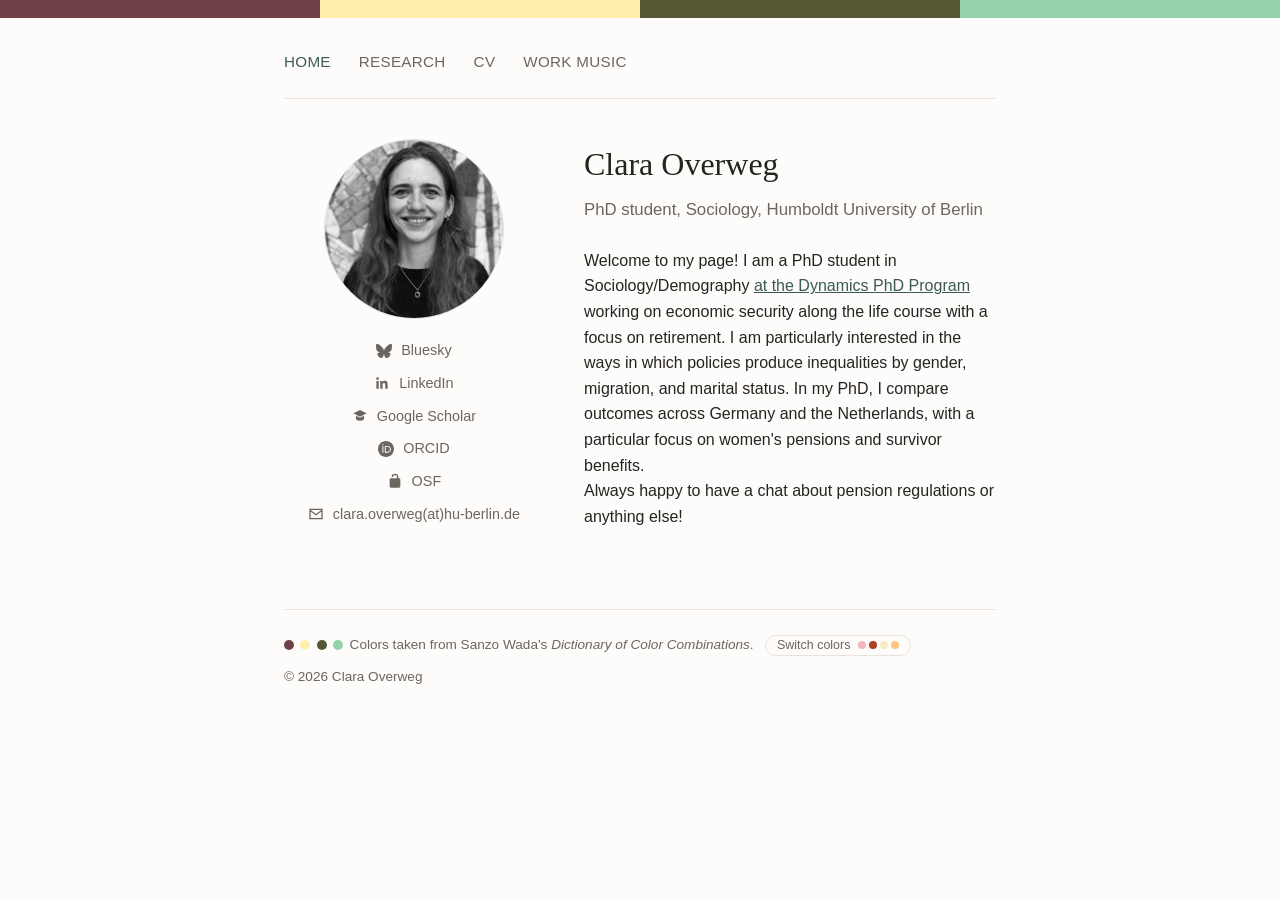
<file: index.html>
<!DOCTYPE html>
<html lang="en">
<head>
  <meta charset="UTF-8">
  <meta name="viewport" content="width=device-width, initial-scale=1.0">
  <title>Clara Overweg — Sociology PhD Student, Humboldt University of Berlin</title>
  <meta name="description" content="Clara Overweg is a PhD student in Sociology at Humboldt University of Berlin researching economic security over the life course, pension systems, and inequality by gender, migration, and marital status in Germany and the Netherlands. Clara Overweg ist Doktorandin der Soziologie an der Humboldt-Universität zu Berlin und forscht zu ökonomischer Sicherheit im Lebensverlauf, Alterssicherung und Ungleichheit nach Geschlecht, Migration und Familienstand in Deutschland und den Niederlanden.">
  <meta name="keywords" content="Sociology PhD Student, Pension systems, Retirement, Economic inequality, Alterssicherung, Rentensystem, Ungleichheit, Gender Pension Gap, Life course sociology, Social policy">
  <link rel="canonical" href="https://claraoverweg.github.io/">

  <meta property="og:title" content="Clara Overweg — Sociology PhD Student, Humboldt University of Berlin">
  <meta property="og:description" content="Research on retirement, pension systems, and inequality across Germany and the Netherlands.">
  <meta property="og:image" content="https://claraoverweg.github.io/assets/profile.jpg">
  <meta property="og:url" content="https://claraoverweg.github.io/">
  <meta property="og:type" content="profile">
  <meta property="og:locale" content="en_US">
  <meta property="og:locale:alternate" content="de_DE">
  <meta name="twitter:card" content="summary_large_image">

  <script type="application/ld+json">
  {
    "@context": "https://schema.org",
    "@type": "Person",
    "name": "Clara Overweg",
    "jobTitle": "PhD Student in Sociology",
    "affiliation": {
      "@type": "Organization",
      "name": "Humboldt University of Berlin"
    },
    "url": "https://claraoverweg.github.io/",
    "image": "https://claraoverweg.github.io/assets/profile.jpg",
    "sameAs": [
      "https://scholar.google.com/citations?user=FIMgnwIAAAAJ",
      "https://www.linkedin.com/in/clara-overweg-03782039a/",
      "https://bsky.app/profile/claraoverweg.bsky.social",
      "https://osf.io/wm4u8/",
      "https://orcid.org/0009-0005-8015-3895"
    ],
    "knowsAbout": ["Pension systems", "Retirement", "Alterssicherung", "Economic inequality", "Life course sociology", "Social policy", "Gender Pension Gap"]
  }
  </script>

  <link rel="stylesheet" href="style.css">
  <script src="script.js"></script>
</head>
<body>
  <div class="color-stripe"><span></span><span></span><span></span><span></span></div>
  <div class="page">
    <nav>
      <a href="index.html" class="active">Home</a>
      <a href="research.html">Research</a>
      <a href="cv.html">CV</a>
      <a href="music.html">Work Music</a>
    </nav>

    <div class="profile">
      <div class="profile-left">
        <img src="assets/profile.jpg" alt="Photo of Clara Overweg" class="profile-photo">
        <div class="social-links">
          <a href="https://bsky.app/profile/claraoverweg.bsky.social" target="_blank" rel="noopener">
            <svg width="16" height="16" viewBox="0 0 24 24" aria-hidden="true"><path d="M12 10.8c-1.087-2.114-4.046-6.053-6.798-7.995C2.566.944 1.561 1.266.902 1.565.139 1.908 0 3.08 0 3.768c0 .69.378 5.65.624 6.479.815 2.736 3.713 3.66 6.383 3.364.136-.02.275-.039.415-.056-.138.022-.276.04-.415.056-3.912.58-7.387 2.005-2.83 7.078 5.013 5.19 6.87-1.113 7.823-4.308.953 3.195 2.05 9.271 7.733 4.308 4.267-4.308 1.172-6.498-2.74-7.078a8.741 8.741 0 0 1-.415-.056c.14.017.279.036.415.056 2.67.296 5.568-.628 6.383-3.364.246-.828.624-5.79.624-6.478 0-.69-.139-1.861-.902-2.203-.659-.298-1.664-.62-4.3 1.24C16.046 4.748 13.087 8.687 12 10.8Z"/></svg>
            <span>Bluesky</span>
          </a>
          <a href="https://www.linkedin.com/in/clara-overweg-03782039a/" target="_blank" rel="noopener">
            <svg width="16" height="16" viewBox="0 0 24 24" aria-hidden="true"><path d="M20.45 20.45h-3.55v-5.57c0-1.33-.02-3.04-1.85-3.04-1.86 0-2.14 1.45-2.14 2.94v5.67H9.36V9h3.41v1.56h.05c.47-.9 1.63-1.85 3.36-1.85 3.59 0 4.25 2.36 4.25 5.44zM5.34 7.43a2.06 2.06 0 1 1 0-4.12 2.06 2.06 0 0 1 0 4.12zM7.12 20.45H3.56V9h3.56z"/></svg>
            <span>LinkedIn</span>
          </a>
          <a href="https://scholar.google.com/citations?user=FIMgnwIAAAAJ&hl=de&oi=ao" target="_blank" rel="noopener">
            <svg width="16" height="16" viewBox="0 0 24 24" aria-hidden="true">
              <path d="M12 3 2 8l10 5 10-5-10-5z"/>
              <path d="M6 11.5V16c0 1.66 2.69 3 6 3s6-1.34 6-3v-4.5l-6 3-6-3z"/>
            </svg>
            <span>Google Scholar</span>
          </a>
          <a href="https://orcid.org/0009-0005-8015-3895" target="_blank" rel="noopener">
            <svg width="16" height="16" viewBox="0 0 24 24" aria-hidden="true"><path d="M12 0C5.372 0 0 5.372 0 12s5.372 12 12 12 12-5.372 12-12S18.628 0 12 0zM7.369 4.378c.525 0 .947.431.947.947 0 .525-.422.947-.947.947-.525 0-.946-.422-.946-.947 0-.516.421-.947.946-.947zm-.722 3.038h1.444v10.041H6.647V7.416zm3.562 0h3.9c3.712 0 5.344 2.653 5.344 5.025 0 2.578-2.016 5.025-5.325 5.025h-3.919V7.416zm1.444 1.303v7.444h2.297c3.272 0 4.022-2.484 4.022-3.722 0-2.016-1.284-3.722-4.097-3.722h-2.222z"/></svg>
            <span>ORCID</span>
          </a>
          <a href="https://osf.io/wm4u8/" target="_blank" rel="noopener">
            <svg width="16" height="16" viewBox="0 0 24 24" aria-hidden="true"><path d="M12 17a2 2 0 1 0 0-4 2 2 0 0 0 0 4zm6-9h-1V6a5 5 0 0 0-10 0h2a3 3 0 0 1 6 0v2H6a2 2 0 0 0-2 2v10a2 2 0 0 0 2 2h12a2 2 0 0 0 2-2V10a2 2 0 0 0-2-2z"/></svg>
            <span>OSF</span>
          </a>
          <span class="social-item">
            <svg width="16" height="16" viewBox="0 0 24 24" aria-hidden="true"><path d="M2 4h20v16H2V4zm2 2v.01L12 12l8-5.99V6H4zm16 2.24-7.4 5.55a1 1 0 0 1-1.2 0L4 8.24V18h16V8.24z"/></svg>
            <span>clara.overweg(at)hu-berlin.de</span>
          </span>
        </div>
      </div>

      <div class="profile-right">
        <h1>Clara Overweg</h1>
        <p class="tagline">PhD student, Sociology, Humboldt University of Berlin</p>
        <p>Welcome to my page! I am a PhD student in Sociology/Demography <a href="https://www.sowi.hu-berlin.de/en/dynamics" style="text-decoration: underline;">at the Dynamics PhD Program</a> working on economic security along the life course with a focus on retirement. I am particularly interested in the ways in which policies produce inequalities by gender, migration, and marital status. In my PhD, I compare outcomes across Germany and the Netherlands, with a particular focus on women's pensions and survivor benefits.<br>Always happy to have a chat about pension regulations or anything else!</p>
      </div>
    </div>

    <footer>
      <div class="palette-credit">
        <span class="swatch"></span>
        <span class="swatch"></span>
        <span class="swatch"></span>
        <span class="swatch"></span>
        <span id="palette-caption">Colors taken from Sanzo Wada's <em>Dictionary of Color Combinations</em>.</span>
        <button type="button" id="switch-color-btn" class="color-switch-btn">
          Switch colors
          <span class="btn-preview">
            <span class="btn-preview-dot"></span>
            <span class="btn-preview-dot"></span>
            <span class="btn-preview-dot"></span>
            <span class="btn-preview-dot"></span>
          </span>
        </button>
      </div>
      &copy; 2026 Clara Overweg
    </footer>
  </div>
</body>
</html>
</file>
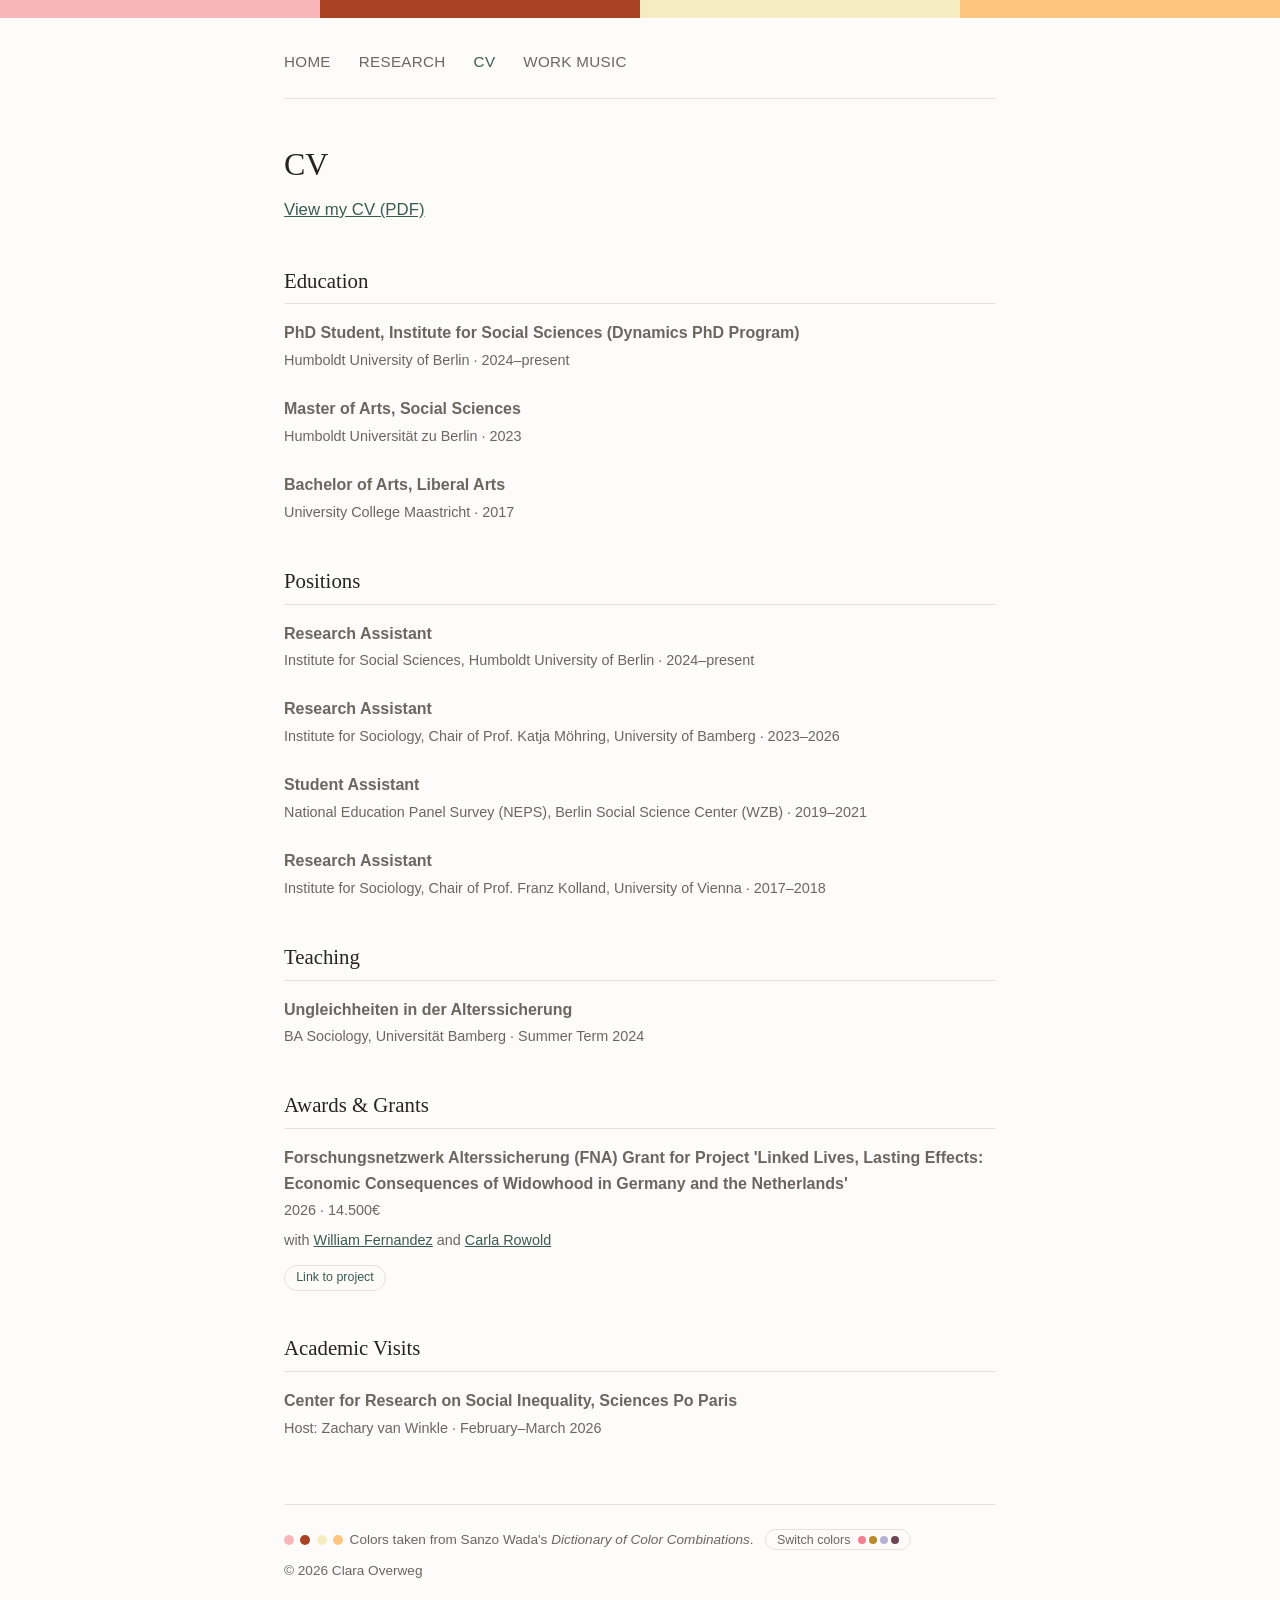
<file: cv.html>
<!DOCTYPE html>
<html lang="en">
<head>
  <meta charset="UTF-8">
  <meta name="viewport" content="width=device-width, initial-scale=1.0">
  <title>CV — Clara Overweg</title>
  <meta name="description" content="CV of Clara Overweg, PhD student in Sociology at Humboldt University of Berlin: education, academic positions, teaching, publications, and grants. Lebenslauf von Clara Overweg.">
  <link rel="canonical" href="https://claraoverweg.github.io/cv.html">

  <meta property="og:title" content="CV — Clara Overweg">
  <meta property="og:description" content="Education, academic positions, teaching, publications, and grants.">
  <meta property="og:image" content="https://claraoverweg.github.io/assets/profile.jpg">
  <meta property="og:url" content="https://claraoverweg.github.io/cv.html">
  <meta property="og:type" content="website">
  <meta name="twitter:card" content="summary_large_image">

  <link rel="stylesheet" href="style.css">
  <script src="script.js"></script>
</head>
<body>
  <div class="color-stripe"><span></span><span></span><span></span><span></span></div>
  <div class="page">
    <nav>
      <a href="index.html">Home</a>
      <a href="research.html">Research</a>
      <a href="cv.html" class="active">CV</a>
      <a href="music.html">Work Music</a>
    </nav>

    <h1>CV</h1>
<p class="tagline">
  <a href="cv_overweg_clara.pdf" target="_blank" rel="noopener">View my CV (PDF)</a>
</p>

    <section>
      <h2>Education</h2>
      <div class="entry">
        <p class="entry-title">PhD Student, Institute for Social Sciences (Dynamics PhD Program)</p>
        <p class="entry-meta">Humboldt University of Berlin · 2024–present</p>
      </div>
      <div class="entry">
        <p class="entry-title">Master of Arts, Social Sciences</p>
        <p class="entry-meta">Humboldt Universität zu Berlin · 2023</p>
      </div>
      <div class="entry">
        <p class="entry-title">Bachelor of Arts, Liberal Arts</p>
        <p class="entry-meta">University College Maastricht · 2017</p>
      </div>
    </section>

    <section>
      <h2>Positions</h2>
      <div class="entry">
        <p class="entry-title">Research Assistant</p>
        <p class="entry-meta">Institute for Social Sciences, Humboldt University of Berlin · 2024–present</p>      </div>
      <div class="entry">
        <p class="entry-title">Research Assistant</p>
        <p class="entry-meta">Institute for Sociology, Chair of Prof. Katja Möhring, University of Bamberg · 2023–2026</p>      </div>
      <div class="entry">
        <p class="entry-title">Student Assistant</p>
        <p class="entry-meta">National Education Panel Survey (NEPS), Berlin Social Science Center (WZB) · 2019–2021</p>
      </div>
      <div class="entry">
        <p class="entry-title">Research Assistant</p>
        <p class="entry-meta">Institute for Sociology, Chair of Prof. Franz Kolland, University of Vienna · 2017–2018</p>
      </div>
    </section>

    <section>
      <h2>Teaching</h2>
      <div class="entry">
        <p class="entry-title">Ungleichheiten in der Alterssicherung</p>
        <p class="entry-meta">BA Sociology, Universität Bamberg · Summer Term 2024</p>
      </div>
    </section>

    <section>
      <h2>Awards & Grants</h2>
      <div class="entry">
        <p class="entry-title">Forschungsnetzwerk Alterssicherung (FNA) Grant for Project 'Linked Lives, Lasting Effects: Economic Consequences of Widowhood in Germany and the Netherlands'</p>
        <p class="entry-meta">2026 · 14.500€</p>
        <p class="entry-authors">with <a href="https://william-fernandez.com/">William Fernandez</a> and <a href="https://crowold.github.io/">Carla Rowold</a></p>
        <a href="https://www.fna-rv.de/DE/Inhalt/04_Projekte/04-01_Laufende_Projekte/laufende_Projekte/FNA-P-2026-03_Rowold_Witwenschaft" class="paper-link" target="_blank" rel="noopener">Link to project</a>
      </div>
    </section>

    <section>
      <h2>Academic Visits</h2>
      <div class="entry">
        <p class="entry-title">Center for Research on Social Inequality, Sciences Po Paris</p>
        <p class="entry-meta">Host: Zachary van Winkle · February–March 2026</p>
      </div>
    </section>

    <footer>
      <div class="palette-credit">
        <span class="swatch"></span>
        <span class="swatch"></span>
        <span class="swatch"></span>
        <span class="swatch"></span>
        <span id="palette-caption">Colors taken from Sanzo Wada's <em>Dictionary of Color Combinations</em>.</span>
        <button type="button" id="switch-color-btn" class="color-switch-btn">
          Switch colors
          <span class="btn-preview">
            <span class="btn-preview-dot"></span>
            <span class="btn-preview-dot"></span>
            <span class="btn-preview-dot"></span>
            <span class="btn-preview-dot"></span>
          </span>
        </button>
      </div>
      &copy; 2026 Clara Overweg
    </footer>
  </div>
</body>
</html>
</file>
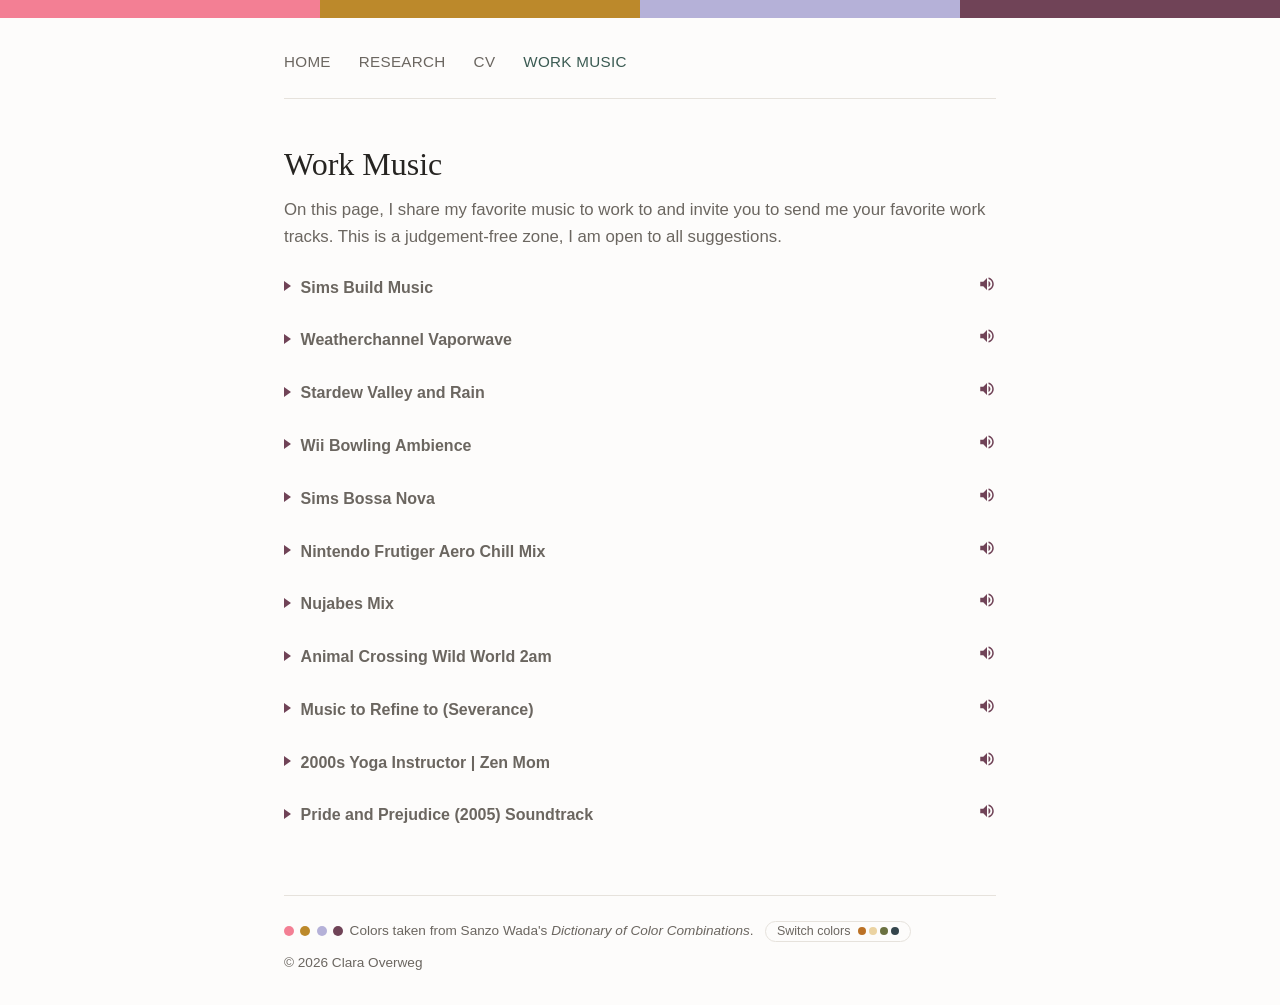
<file: music.html>
<!DOCTYPE html>
<html lang="en">
<head>
  <meta charset="UTF-8">
  <meta name="viewport" content="width=device-width, initial-scale=1.0">
  <title>Work Music — Clara Overweg</title>
  <meta name="description" content="A playlist of music Clara Overweg likes to work to, with commentary on when each track fits best.">
  <link rel="canonical" href="https://claraoverweg.github.io/music.html">

  <meta property="og:title" content="Work Music — Clara Overweg">
  <meta property="og:description" content="A playlist of music Clara Overweg likes to work to, with commentary on when each track fits best.">
  <meta property="og:image" content="https://claraoverweg.github.io/assets/profile.jpg">
  <meta property="og:url" content="https://claraoverweg.github.io/music.html">
  <meta property="og:type" content="website">
  <meta name="twitter:card" content="summary_large_image">

  <link rel="stylesheet" href="style.css">
  <script src="script.js"></script>
</head>
<body>
  <div class="color-stripe"><span></span><span></span><span></span><span></span></div>
  <div class="page">
    <nav>
      <a href="index.html">Home</a>
      <a href="research.html">Research</a>
      <a href="cv.html">CV</a>
      <a href="music.html" class="active">Work Music</a>
    </nav>

    <h1>Work Music</h1>
    <p class="tagline">On this page, I share my favorite music to work to and invite you to send me your favorite work tracks. This is a judgement-free zone, I am open to all suggestions.</p>

    <section>
      <details class="entry pub-entry music-entry">
        <summary>
          <span class="entry-arrow" aria-hidden="true"></span>
          <span class="entry-title">Sims Build Music</span>
          <a href="https://www.youtube.com/watch?v=rAhwkPDYnUA&t=16581s" class="speaker-btn" target="_blank" rel="noopener" aria-label="Listen on YouTube" onclick="event.stopPropagation()">
            <svg viewBox="0 0 24 24" aria-hidden="true"><path d="M3 9v6h4l5 5V4L7 9H3z"/><path d="M16.5 12c0-1.77-1.02-3.29-2.5-4.03v8.06c1.48-.74 2.5-2.26 2.5-4.03z"/><path d="M14 3.23v2.06c2.89.86 5 3.54 5 6.71s-2.11 5.85-5 6.71v2.06c4.01-.91 7-4.49 7-8.77s-2.99-7.86-7-8.77z"/></svg>
          </a>
        </summary>
        <p class="entry-abstract">This is an all-time classic. Good to listen to first thing in the morning, particularly well-suited for focused writing.</p>
      </details>

      <details class="entry pub-entry music-entry">
        <summary>
          <span class="entry-arrow" aria-hidden="true"></span>
          <span class="entry-title">Weatherchannel Vaporwave</span>
          <a href="https://www.youtube.com/watch?v=k_Dwg_x48Rw&t=22s" class="speaker-btn" target="_blank" rel="noopener" aria-label="Listen on YouTube" onclick="event.stopPropagation()">
            <svg viewBox="0 0 24 24" aria-hidden="true"><path d="M3 9v6h4l5 5V4L7 9H3z"/><path d="M16.5 12c0-1.77-1.02-3.29-2.5-4.03v8.06c1.48-.74 2.5-2.26 2.5-4.03z"/><path d="M14 3.23v2.06c2.89.86 5 3.54 5 6.71s-2.11 5.85-5 6.71v2.06c4.01-.91 7-4.49 7-8.77s-2.99-7.86-7-8.77z"/></svg>
          </a>
        </summary>
        <p class="entry-abstract">Credits to Andreas Weiland for sending me this wonderful creation by user onceinalifetime on Youtube. Great if you want to feel like you're working in a big office tower in the 90s.</p>
      </details>

      <details class="entry pub-entry music-entry">
        <summary>
          <span class="entry-arrow" aria-hidden="true"></span>
          <span class="entry-title">Stardew Valley and Rain</span>
          <a href="https://www.youtube.com/watch?v=RNJZwTfZQj0&t=3299s" class="speaker-btn" target="_blank" rel="noopener" aria-label="Listen on YouTube" onclick="event.stopPropagation()">
            <svg viewBox="0 0 24 24" aria-hidden="true"><path d="M3 9v6h4l5 5V4L7 9H3z"/><path d="M16.5 12c0-1.77-1.02-3.29-2.5-4.03v8.06c1.48-.74 2.5-2.26 2.5-4.03z"/><path d="M14 3.23v2.06c2.89.86 5 3.54 5 6.71s-2.11 5.85-5 6.71v2.06c4.01-.91 7-4.49 7-8.77s-2.99-7.86-7-8.77z"/></svg>
          </a>
        </summary>
        <p class="entry-abstract">Great for cozy home office days in autumn or winter. Makes you feel like you're foraging in the secret forest on the lookout for some hardwood (Stardew players will understand…)</p>
      </details>

      <details class="entry pub-entry music-entry">
        <summary>
          <span class="entry-arrow" aria-hidden="true"></span>
          <span class="entry-title">Wii Bowling Ambience</span>
          <a href="https://www.youtube.com/watch?v=fu-lPBw_lMI&t=2147s" class="speaker-btn" target="_blank" rel="noopener" aria-label="Listen on YouTube" onclick="event.stopPropagation()">
            <svg viewBox="0 0 24 24" aria-hidden="true"><path d="M3 9v6h4l5 5V4L7 9H3z"/><path d="M16.5 12c0-1.77-1.02-3.29-2.5-4.03v8.06c1.48-.74 2.5-2.26 2.5-4.03z"/><path d="M14 3.23v2.06c2.89.86 5 3.54 5 6.71s-2.11 5.85-5 6.71v2.06c4.01-.91 7-4.49 7-8.77s-2.99-7.86-7-8.77z"/></svg>
          </a>
        </summary>
        <p class="entry-abstract">A childhood throwback, trying to score strikes while your parents may or may not be getting a divorce next door.</p>
      </details>

      <details class="entry pub-entry music-entry">
        <summary>
          <span class="entry-arrow" aria-hidden="true"></span>
          <span class="entry-title">Sims Bossa Nova</span>
          <a href="https://www.youtube.com/watch?v=n5QM_xEasU0&t=1161s" class="speaker-btn" target="_blank" rel="noopener" aria-label="Listen on YouTube" onclick="event.stopPropagation()">
            <svg viewBox="0 0 24 24" aria-hidden="true"><path d="M3 9v6h4l5 5V4L7 9H3z"/><path d="M16.5 12c0-1.77-1.02-3.29-2.5-4.03v8.06c1.48-.74 2.5-2.26 2.5-4.03z"/><path d="M14 3.23v2.06c2.89.86 5 3.54 5 6.71s-2.11 5.85-5 6.71v2.06c4.01-.91 7-4.49 7-8.77s-2.99-7.86-7-8.77z"/></svg>
          </a>
        </summary>
        <p class="entry-abstract">The Sims soundtrack is a gift that keeps on giving. This one is great for when things are good, you just submitted, the new project is still exciting – listen to this before you realize there are data issues in this one, too.</p>
      </details>

      <details class="entry pub-entry music-entry">
        <summary>
          <span class="entry-arrow" aria-hidden="true"></span>
          <span class="entry-title">Nintendo Frutiger Aero Chill Mix</span>
          <a href="https://www.youtube.com/watch?v=v3gOQbh32Pg&t=14s" class="speaker-btn" target="_blank" rel="noopener" aria-label="Listen on YouTube" onclick="event.stopPropagation()">
            <svg viewBox="0 0 24 24" aria-hidden="true"><path d="M3 9v6h4l5 5V4L7 9H3z"/><path d="M16.5 12c0-1.77-1.02-3.29-2.5-4.03v8.06c1.48-.74 2.5-2.26 2.5-4.03z"/><path d="M14 3.23v2.06c2.89.86 5 3.54 5 6.71s-2.11 5.85-5 6.71v2.06c4.01-.91 7-4.49 7-8.77s-2.99-7.86-7-8.77z"/></svg>
          </a>
        </summary>
        <p class="entry-abstract">It's 6pm, your presentation is tomorrow, you're still fixing up your graphs. While you're running on limited capacity, you need some brainless music to keep you going through these brainless tasks.</p>
      </details>

      <details class="entry pub-entry music-entry">
        <summary>
          <span class="entry-arrow" aria-hidden="true"></span>
          <span class="entry-title">Nujabes Mix</span>
          <a href="https://www.youtube.com/watch?v=z3aS5AwhJSU&t=2744s" class="speaker-btn" target="_blank" rel="noopener" aria-label="Listen on YouTube" onclick="event.stopPropagation()">
            <svg viewBox="0 0 24 24" aria-hidden="true"><path d="M3 9v6h4l5 5V4L7 9H3z"/><path d="M16.5 12c0-1.77-1.02-3.29-2.5-4.03v8.06c1.48-.74 2.5-2.26 2.5-4.03z"/><path d="M14 3.23v2.06c2.89.86 5 3.54 5 6.71s-2.11 5.85-5 6.71v2.06c4.01-.91 7-4.49 7-8.77s-2.99-7.86-7-8.77z"/></svg>
          </a>
        </summary>
        <p class="entry-abstract">This mix, but really any Nujabes mix, is great for the slow days – you've already worked plenty this week, so today you're reading a little, answering to a few emails. You're looking forward to your afternoon plans.</p>
      </details>

      <details class="entry pub-entry music-entry">
        <summary>
          <span class="entry-arrow" aria-hidden="true"></span>
          <span class="entry-title">Animal Crossing Wild World 2am</span>
          <a href="https://www.youtube.com/watch?v=ZY76SYPseP8" class="speaker-btn" target="_blank" rel="noopener" aria-label="Listen on YouTube" onclick="event.stopPropagation()">
            <svg viewBox="0 0 24 24" aria-hidden="true"><path d="M3 9v6h4l5 5V4L7 9H3z"/><path d="M16.5 12c0-1.77-1.02-3.29-2.5-4.03v8.06c1.48-.74 2.5-2.26 2.5-4.03z"/><path d="M14 3.23v2.06c2.89.86 5 3.54 5 6.71s-2.11 5.85-5 6.71v2.06c4.01-.91 7-4.49 7-8.77s-2.99-7.86-7-8.77z"/></svg>
          </a>
        </summary>
        <p class="entry-abstract">This one is great for when you're still a little sleepy and started working earlier than usual.</p>
      </details>

      <details class="entry pub-entry music-entry">
        <summary>
          <span class="entry-arrow" aria-hidden="true"></span>
          <span class="entry-title">Music to Refine to (Severance)</span>
          <a href="https://www.youtube.com/watch?v=JRnDYB28bL8&t=2134s" class="speaker-btn" target="_blank" rel="noopener" aria-label="Listen on YouTube" onclick="event.stopPropagation()">
            <svg viewBox="0 0 24 24" aria-hidden="true"><path d="M3 9v6h4l5 5V4L7 9H3z"/><path d="M16.5 12c0-1.77-1.02-3.29-2.5-4.03v8.06c1.48-.74 2.5-2.26 2.5-4.03z"/><path d="M14 3.23v2.06c2.89.86 5 3.54 5 6.71s-2.11 5.85-5 6.71v2.06c4.01-.91 7-4.49 7-8.77s-2.99-7.86-7-8.77z"/></svg>
          </a>
        </summary>
        <p class="entry-abstract">If you ever want to feel disconnected from your personal life, leave all your struggles behind to embark on a data adventure, this is your track.</p>
      </details>

      <details class="entry pub-entry music-entry">
        <summary>
          <span class="entry-arrow" aria-hidden="true"></span>
          <span class="entry-title">2000s Yoga Instructor | Zen Mom</span>
          <a href="https://www.youtube.com/watch?v=3_g1URP4_CA&t=137s" class="speaker-btn" target="_blank" rel="noopener" aria-label="Listen on YouTube" onclick="event.stopPropagation()">
            <svg viewBox="0 0 24 24" aria-hidden="true"><path d="M3 9v6h4l5 5V4L7 9H3z"/><path d="M16.5 12c0-1.77-1.02-3.29-2.5-4.03v8.06c1.48-.74 2.5-2.26 2.5-4.03z"/><path d="M14 3.23v2.06c2.89.86 5 3.54 5 6.71s-2.11 5.85-5 6.71v2.06c4.01-.91 7-4.49 7-8.77s-2.99-7.86-7-8.77z"/></svg>
          </a>
        </summary>
        <p class="entry-abstract">For all your critical thinking about the fitness industrial complex, it's 9am and you've finished all your Asanas and are heading to the office. The iced matcha latte in hand, you secretly wish you were one of the rich housewives in your dataset.</p>
      </details>

      <details class="entry pub-entry music-entry">
        <summary>
          <span class="entry-arrow" aria-hidden="true"></span>
          <span class="entry-title">Pride and Prejudice (2005) Soundtrack</span>
          <a href="https://www.youtube.com/watch?v=IYKf2MyQfWM&t=24s" class="speaker-btn" target="_blank" rel="noopener" aria-label="Listen on YouTube" onclick="event.stopPropagation()">
            <svg viewBox="0 0 24 24" aria-hidden="true"><path d="M3 9v6h4l5 5V4L7 9H3z"/><path d="M16.5 12c0-1.77-1.02-3.29-2.5-4.03v8.06c1.48-.74 2.5-2.26 2.5-4.03z"/><path d="M14 3.23v2.06c2.89.86 5 3.54 5 6.71s-2.11 5.85-5 6.71v2.06c4.01-.91 7-4.49 7-8.77s-2.99-7.86-7-8.77z"/></svg>
          </a>
        </summary>
        <p class="entry-abstract">While we are ALL waiting for the new 2026 Pride and Prejudice adaptation written by the fabulous Dolly Alderton (check out her book Everything I Know About Love!), I want to share some of the most calming music out there for all those lost academic souls scrolling down far enough in this list to read this description.</p>
      </details>
    </section>

    <footer>
      <div class="palette-credit">
        <span class="swatch"></span>
        <span class="swatch"></span>
        <span class="swatch"></span>
        <span class="swatch"></span>
        <span id="palette-caption">Colors taken from Sanzo Wada's <em>Dictionary of Color Combinations</em>.</span>
        <button type="button" id="switch-color-btn" class="color-switch-btn">
          Switch colors
          <span class="btn-preview">
            <span class="btn-preview-dot"></span>
            <span class="btn-preview-dot"></span>
            <span class="btn-preview-dot"></span>
            <span class="btn-preview-dot"></span>
          </span>
        </button>
      </div>
      &copy; 2026 Clara Overweg
    </footer>
  </div>
</body>
</html>
</file>
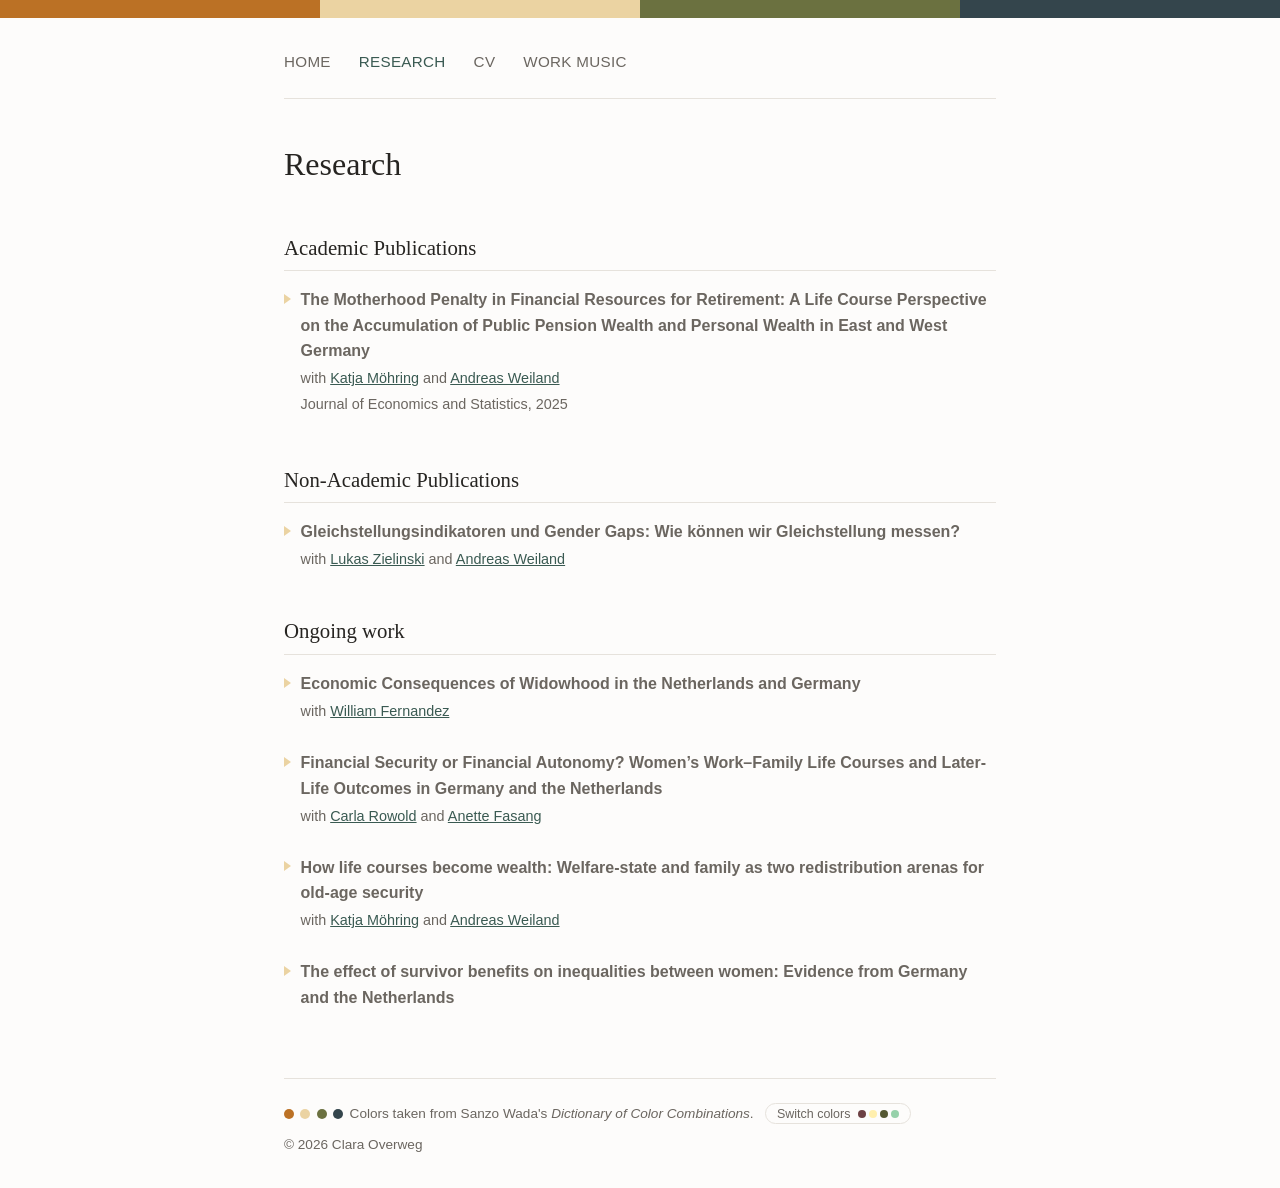
<file: research.html>
<!DOCTYPE html>
<html lang="en">
<head>
  <meta charset="UTF-8">
  <meta name="viewport" content="width=device-width, initial-scale=1.0">
  <title>Research — Clara Overweg</title>
  <meta name="description" content="Research by Clara Overweg, PhD student in Sociology at Humboldt University of Berlin, on pension systems, retirement, and economic inequality by gender, migration, and marital status in Germany and the Netherlands. Forschung zu Alterssicherung und Ungleichheit.">
  <link rel="canonical" href="https://claraoverweg.github.io/research.html">

  <meta property="og:title" content="Research — Clara Overweg">
  <meta property="og:description" content="Working papers and publications on pension systems, retirement, and inequality in Germany and the Netherlands.">
  <meta property="og:image" content="https://claraoverweg.github.io/assets/profile.jpg">
  <meta property="og:url" content="https://claraoverweg.github.io/research.html">
  <meta property="og:type" content="website">
  <meta name="twitter:card" content="summary_large_image">

  <link rel="stylesheet" href="style.css">
  <script src="script.js"></script>
</head>
<body>
  <div class="color-stripe"><span></span><span></span><span></span><span></span></div>
  <div class="page">
    <nav>
      <a href="index.html">Home</a>
      <a href="research.html" class="active">Research</a>
      <a href="cv.html">CV</a>
      <a href="music.html">Work Music</a>
    </nav>

    <h1>Research</h1>

    

    <section>
      <h2>Academic Publications</h2>
      <details class="entry pub-entry">
        <summary>
          <span class="entry-arrow" aria-hidden="true"></span>
          <span class="entry-heading">
            <span class="entry-title">The Motherhood Penalty in Financial Resources for Retirement: A Life Course Perspective on the Accumulation of Public Pension Wealth and Personal Wealth in East and West Germany</span>
            <span class="entry-authors">with <a href="http://www.katjamoehring.de/">Katja Möhring</a> and <a href="https://ls.sowi.tu-dortmund.de/professur/team/dr-andreas-weiland/">Andreas Weiland</a></span>
            <span class="entry-meta">Journal of Economics and Statistics, 2025</span>
          </span>
        </summary>
        <p class="entry-abstract">This study investigates the motherhood penalty on personal net wealth and public pension wealth, focusing on women born between 1937 and 1989. Expanding upon previous research, we (a) contrast the impact of motherhood on public pension wealth and net wealth, (b) adopt a dynamic perspective by modelling wealth accumulation over the life course, and (c) differentiate between mothers of one or multiple children. Our sample includes individuals insured in the German public pension system, excluding civil servants and self-employed. We use the SOEP-RV linkage data, combining the German Socio-Economic Panel (SOEP) with administrative records from the German Pension Insurance (VSKT), and analyze public pension wealth and individual net wealth for 2002, 2007, 2012 and 2017. Growth curve models reveal a significant motherhood penalty in net wealth, particularly pronounced in West Germany. For public pension wealth, there is a significant penalty in West Germany, while no significant long-term effect is observed in East Germany.</p>
        <!-- Set href to the paper URL, and change the visible text to whatever you want the button to say (e.g. "Link to publication", "Read paper") -->
        <a href="https://www.degruyterbrill.com/de/document/doi/10.1515/jbnst-2024-0064/html" class="paper-link" target="_blank" rel="noopener">Read Paper</a>
      </details>
    </section>

    <section>
      <h2>Non-Academic Publications</h2>
      <details class="entry pub-entry">
        <summary>
          <span class="entry-arrow" aria-hidden="true"></span>
          <span class="entry-heading">
            <span class="entry-title">Gleichstellungsindikatoren und Gender Gaps: Wie können wir Gleichstellung messen?</span>
            <span class="entry-authors">with <a href="#">Lukas Zielinski</a> and <a href="https://ls.sowi.tu-dortmund.de/professur/team/dr-andreas-weiland/">Andreas Weiland</a></span>
          </span>
        </summary>
        <!-- Set href to the article URL, and change the visible text to whatever you want the button to say (e.g. "Read article", "Link to publication") -->
        <a href="https://www.bundesstiftung-gleichstellung.de/gleichstellungsindikatoren-und-gender-gaps-wie-koennen-wir-gleichstellung-messen/" class="paper-link" target="_blank" rel="noopener">Read Article</a>
      </details>
    </section>

    <section>
      <h2>Ongoing work</h2>
      <details class="entry pub-entry">
        <summary>
          <span class="entry-arrow" aria-hidden="true"></span>
          <span class="entry-heading">
            <span class="entry-title">Economic Consequences of Widowhood in the Netherlands and Germany</span>
            <span class="entry-authors">with <a href="https://william-fernandez.com/">William Fernandez</a></span>
          </span>
        </summary>
        <p class="entry-abstract">Widowhood is a life-course event that exposes women to heightened economic insecurity in later life. As survivor benefits face potential reductions in many European countries, understanding their role in mitigating the economic consequences of widowhood is increasingly important. In this paper we compare the economic consequences of widowhood for women of retirement age in Germany, where public survivor benefits are relatively generous, and the Netherlands, where survivor benefits are largely provided through occupational and private pensions. Using the German Socio-Economic Panel and Dutch administrative microdata, we implement an event-study design to estimate changes upon widowhood in household income, public and occupational/private survivor benefits, as well as heterogeneity by pre-widowhood income quartile. Income losses are comparable across countries, but the underlying mechanisms differ. In Germany, public survivor benefits are the main buffer, with larger benefits for higher income women. In the Netherlands, occupational and private survivor benefits play a more prominent role but are highly unequally distributed. A flat-rate public pension with a higher benefit level for single individuals partly offsets this inequality. Reducing public survivor benefits may thus negatively affect widows at the bottom of the distribution, especially in countries without a generous flat-rate pension.</p>
        <!-- Set href to the paper/project URL, and change the visible text to whatever you want the button to say (e.g. "Link to project", "Link to publication") -->
        <a href="https://www.fna-rv.de/DE/Inhalt/04_Projekte/04-01_Laufende_Projekte/laufende_Projekte/FNA-P-2026-03_Rowold_Witwenschaft" class="paper-link" target="_blank" rel="noopener">Link to project</a>
      </details>

      <details class="entry pub-entry">
        <summary>
          <span class="entry-arrow" aria-hidden="true"></span>
          <span class="entry-heading">
            <span class="entry-title">Financial Security or Financial Autonomy? Women’s Work–Family Life Courses and Later-Life Outcomes in Germany and the Netherlands</span>
            <span class="entry-authors">with <a href="https://crowold.github.io/">Carla Rowold</a> and <a href="https://www.sowi.hu-berlin.de/de/lehrbereiche/mikrosoziologie/lehrbereichsteam/anettefasang">Anette Fasang</a></span>
          </span>
        </summary>
        <p class="entry-abstract">Population aging and increasing family diversity raise concerns about women’s financial outcomes in later life, as a greater share do not live with a breadwinning spouse. Women’s financial wellbeing is particularly jeopardized in conservative welfare states that limit women’s options to accrue independent pension entitlements. This study examines women’s work–family life courses and financial autonomy (independent pensions) versus financial security (household income) after age 65 in two conservative welfare states with distinct pension systems: West Germany with a Bismarckian pension system and the Netherlands with a more universalistic pension system. Drawing on SHARELIFE data, we apply multichannel sequence and cluster analysis, and regression methods to link work-family life course typologies to individual pensions and household equivalence income after age 65. Findings show that typical work-family life courses in the two countries strongly resembled each other, characterized by a strong care orientation and weak labour force attachment of married mothers. However, women with care-oriented life courses receive substantially higher individual pensions in the Netherlands, which grant Dutch women higher financial autonomy. In contrast, women’s household income is slightly higher in West Germany, affording a higher financial security but less financial autonomy.</p>
      </details>

      <details class="entry pub-entry">
        <summary>
          <span class="entry-arrow" aria-hidden="true"></span>
          <span class="entry-heading">
            <span class="entry-title">How life courses become wealth: Welfare-state and family as two redistribution arenas for old-age security</span>
            <span class="entry-authors">with <a href="http://www.katjamoehring.de/">Katja Möhring</a> and <a href="https://ls.sowi.tu-dortmund.de/professur/team/dr-andreas-weiland/">Andreas Weiland</a></span>
          </span>
        </summary>
        <p class="entry-abstract">Employment histories are a central source of economic inequality over the life course. Yet, their long-term consequences for wealth accumulation depend not only on labor market participation itself but also on the institutional arrangements through which employment-related resources are redistributed. We develop a framework that conceptualizes two complementary redistribution mechanisms shaping individual wealth accumulation: public redistribution through welfare-state institutions, constituting formal social insurance, and private redistribution through family institutions, constituting informal social insurance. Focusing on Germany as a conservative welfare state, we investigate how these mechanisms jointly translate gendered employment histories into two key resources for old-age security: public pension wealth and personal net wealth. Empirically, we analyze individuals born between 1932 and 1976 using linked survey and administrative data from the German Socio-Economic Panel and the German Pension Insurance (SOEP-RV). We first identify typical employment trajectories by means of sequence and cluster analysis and subsequently estimate their association with the accumulation of pension wealth and net wealth using growth curve models. Continuous full-time employment is associated with a double advantage, yielding the highest accumulation of both public pension wealth and personal net wealth. Conversely, discontinuous employment trajectories produce a double disadvantage across both resource domains. Female-dominated part-time and homemaker trajectories occupy an intermediate position: although pension care credits and resource pooling within couples partially compensate employment-related disadvantages, these mechanisms do not fully offset the long-term consequences of weaker labor market attachment. Our findings demonstrate that inequalities in retirement resources arise not directly from employment histories but from their institutional translation through complementary welfare-state and family redistribution mechanisms. They highlight the importance of analyzing wealth accumulation as an institutionally embedded life-course process.</p>
      </details>

      <details class="entry pub-entry">
        <summary>
          <span class="entry-arrow" aria-hidden="true"></span>
          <span class="entry-heading">
            <span class="entry-title">The effect of survivor benefits on inequalities between women: Evidence from Germany and the Netherlands</span>
          </span>
        </summary>
        <p class="entry-abstract">Widowhood continues to affect a large share of older women in Europe, yet survivor benefits are increasingly being questioned. Critics argue that women’s rising labor force participation makes survivor benefits obsolete, or even turns them into a transfer to already well-off households. However, evidence on how survivor benefits relate to inequalities between women, and how the policy context shapes this relationship, remains scarce. This paper compares women of retirement age in Germany and the Netherlands, two countries with generous but starkly different survivor benefit regulations: the German statutory system offsets survivor benefits against own income at the top of the distribution, while the widespread occupational survivor benefits in the Netherlands do not. The paper asks how survivor benefits relate to inequalities between women and to what extent their equalizing effect is explained by differential replacement rates (the share of the deceased husband’s pension paid as a survivor benefit along the income distribution), the selectivity of who becomes a widow, and marital homogamy. Using administrative data from the German Statutory Pension Insurance (Rentenbestand 2025) and Dutch register data covering the full resident population (CBS Microdata 2023), the analysis estimates the overall effect of survivor benefits on pension inequality among women and uses a Shapley decomposition to quantify the contribution of each mechanism. By moving from average effects to distributional outcomes, the paper informs debates on whether survivor benefits belong in measures of the gender pension gap and shows that their distributional effect depends on policy design. This is particularly relevant as countries retrench public survivor benefits and shift them toward occupational and private pillars.</p>
      </details>
    </section>

    <footer>
      <div class="palette-credit">
        <span class="swatch"></span>
        <span class="swatch"></span>
        <span class="swatch"></span>
        <span class="swatch"></span>
        <span id="palette-caption">Colors taken from Sanzo Wada's <em>Dictionary of Color Combinations</em>.</span>
        <button type="button" id="switch-color-btn" class="color-switch-btn">
          Switch colors
          <span class="btn-preview">
            <span class="btn-preview-dot"></span>
            <span class="btn-preview-dot"></span>
            <span class="btn-preview-dot"></span>
            <span class="btn-preview-dot"></span>
          </span>
        </button>
      </div>
      &copy; 2026 Clara Overweg
    </footer>
  </div>
</body>
</html>
</file>
<file: style.css>
:root {
  --bg: #fdfcfb;
  --text: #262421;
  --muted: #6b6660;
  --accent: #3a5a52;
  --border: #e6e2dc;
  --max-width: 760px;
  --palette-1: #bb7125;
  --palette-2: #ebd3a2;
  --palette-3: #6b7140;
  --palette-4: #34454c;
  --preview-1: #bb7125;
  --preview-2: #ebd3a2;
  --preview-3: #6b7140;
  --preview-4: #34454c;
}

* {
  box-sizing: border-box;
}

body {
  margin: 0;
  padding: 0;
  background: var(--bg);
  color: var(--text);
  font-family: -apple-system, BlinkMacSystemFont, "Segoe UI", Helvetica, Arial, sans-serif;
  line-height: 1.6;
}

.color-stripe {
  display: flex;
  height: 18px;
}

.color-stripe span {
  flex: 1;
}

.color-stripe span:nth-child(1) { background: var(--palette-1); }
.color-stripe span:nth-child(2) { background: var(--palette-2); }
.color-stripe span:nth-child(3) { background: var(--palette-3); }
.color-stripe span:nth-child(4) { background: var(--palette-4); }

.page {
  max-width: var(--max-width);
  margin: 0 auto;
  padding: 0 1.5rem;
}

nav {
  display: flex;
  gap: 1.75rem;
  padding: 2rem 0 1.5rem;
  border-bottom: 1px solid var(--border);
  margin-bottom: 2.5rem;
}

nav a {
  position: relative;
  color: var(--muted);
  text-decoration: none;
  font-size: 0.95rem;
  letter-spacing: 0.02em;
  text-transform: uppercase;
}

nav a:hover,
nav a.active {
  color: var(--accent);
}

nav a::before {
  content: "";
  position: absolute;
  top: -2px;
  left: 50%;
  width: 10px;
  height: 10px;
  border-radius: 50%;
  opacity: 0;
  transform: translate(-50%, 0) scale(0.5);
  pointer-events: none;
}

nav a:nth-child(1)::before { background: var(--palette-1); }
nav a:nth-child(2)::before { background: var(--palette-2); }
nav a:nth-child(3)::before { background: var(--palette-3); }
nav a:nth-child(4)::before { background: var(--palette-4); }

nav a:hover::before {
  animation: nav-bounce 0.6s cubic-bezier(0.28, 0.84, 0.42, 1) forwards;
}

@keyframes nav-bounce {
  0% {
    opacity: 0;
    transform: translate(-50%, 0) scale(0.5);
  }
  40% {
    opacity: 1;
    transform: translate(-50%, -20px) scale(1.05);
  }
  65% {
    transform: translate(-50%, -8px) scale(0.95);
  }
  85% {
    transform: translate(-50%, -14px) scale(1.02);
  }
  100% {
    opacity: 1;
    transform: translate(-50%, -11px) scale(1);
  }
}

h1, h2, h3 {
  font-family: Georgia, "Times New Roman", serif;
  font-weight: normal;
  color: var(--text);
}

h1 {
  font-size: 2rem;
  margin: 0 0 0.4rem;
}

h2 {
  font-size: 1.3rem;
  margin: 2.5rem 0 1rem;
  padding-bottom: 0.4rem;
  border-bottom: 1px solid var(--border);
}

.tagline {
  color: var(--muted);
  margin: 0 0 1.5rem;
  font-size: 1.05rem;
}

a {
  color: var(--accent);
}

.profile {
  display: flex;
  gap: 2.5rem;
  align-items: flex-start;
  margin-bottom: 2rem;
}

.profile-left {
  flex: 0 0 260px;
  display: flex;
  flex-direction: column;
  align-items: center;
  text-align: center;
}

.profile-photo {
  width: 180px;
  height: 180px;
  object-fit: cover;
  object-position: center 30%;
  border-radius: 50%;
  border: 1px solid var(--border);
}

.social-links {
  display: flex;
  flex-direction: column;
  gap: 0.6rem;
  margin-top: 1.25rem;
  width: 100%;
}

.social-links a,
.social-links .social-item {
  display: flex;
  align-items: center;
  gap: 0.55rem;
  justify-content: center;
  color: var(--muted);
  text-decoration: none;
  font-size: 0.9rem;
  white-space: nowrap;
}

.social-links a:hover {
  color: var(--accent);
}

.social-links svg {
  width: 16px;
  height: 16px;
  flex-shrink: 0;
  fill: currentColor;
}

.profile-right {
  flex: 1;
  min-width: 0;
}

section p {
  margin: 0 0 1rem;
}

.entry {
  margin-bottom: 1.5rem;
}

.entry-title {
  display: block;
  font-weight: 600;
  color: var(--muted);
  margin: 0 0 0.2rem;
}

.entry-meta {
  color: var(--muted);
  font-size: 0.9rem;
  margin: 0 0 0.4rem;
}

.entry-authors {
  display: block;
  color: var(--muted);
  font-weight: normal;
  font-style: normal;
  font-size: 0.9rem;
  margin: 0 0 0.2rem;
}

.entry-authors a {
  text-decoration: underline;
}

.entry-abstract {
  font-style: italic;
}

.placeholder {
  color: var(--muted);
  font-style: italic;
}

footer {
  margin: 4rem 0 2rem;
  padding-top: 1.5rem;
  border-top: 1px solid var(--border);
  color: var(--muted);
  font-size: 0.85rem;
}

.palette-credit {
  display: flex;
  flex-wrap: wrap;
  align-items: center;
  gap: 0.4rem;
  row-gap: 0.4rem;
  margin-bottom: 0.6rem;
}

.palette-credit .swatch {
  width: 10px;
  height: 10px;
  border-radius: 50%;
  display: inline-block;
}

.palette-credit .swatch:nth-child(1) { background: var(--palette-1); }
.palette-credit .swatch:nth-child(2) { background: var(--palette-2); }
.palette-credit .swatch:nth-child(3) { background: var(--palette-3); }
.palette-credit .swatch:nth-child(4) { background: var(--palette-4); }

.color-switch-btn {
  display: inline-flex;
  align-items: center;
  gap: 0.45rem;
  margin-left: 0.3rem;
  background: none;
  border: 1px solid var(--border);
  border-radius: 999px;
  padding: 0.15rem 0.7rem;
  font-size: 0.78rem;
  font-family: inherit;
  color: var(--muted);
  cursor: pointer;
}

.color-switch-btn:hover {
  color: var(--accent);
  border-color: var(--accent);
}

.btn-preview {
  display: inline-flex;
  gap: 3px;
}

.btn-preview-dot {
  width: 8px;
  height: 8px;
  border-radius: 50%;
  display: inline-block;
}

.btn-preview-dot:nth-child(1) { background: var(--preview-1); }
.btn-preview-dot:nth-child(2) { background: var(--preview-2); }
.btn-preview-dot:nth-child(3) { background: var(--preview-3); }
.btn-preview-dot:nth-child(4) { background: var(--preview-4); }

.paper-link {
  display: inline-block;
  margin-top: 0.6rem;
  padding: 0.15rem 0.7rem;
  border: 1px solid var(--border);
  border-radius: 999px;
  font-size: 0.78rem;
  text-decoration: none;
}

.paper-link:hover {
  color: var(--accent);
  border-color: var(--accent);
}

.pub-entry summary {
  display: flex;
  align-items: flex-start;
  gap: 0.6rem;
  cursor: pointer;
  list-style: none;
}

.pub-entry summary::-webkit-details-marker {
  display: none;
}

.pub-entry .entry-heading {
  display: flex;
  flex-direction: column;
}

.pub-entry .entry-arrow {
  margin-top: 0.4rem;
  width: 0;
  height: 0;
  border-top: 5px solid transparent;
  border-bottom: 5px solid transparent;
  border-left: 7px solid var(--palette-2);
  flex-shrink: 0;
  transition: transform 0.2s ease;
}

.pub-entry[open] .entry-arrow {
  transform: rotate(90deg);
}

.pub-entry .entry-abstract {
  margin: 0.75rem 0 0 1.15rem;
}

.music-entry .entry-arrow {
  border-left-color: var(--palette-4);
}

.music-entry .entry-title {
  flex: 1;
}

.speaker-btn {
  display: inline-flex;
  align-items: center;
  justify-content: center;
  flex-shrink: 0;
  margin-left: auto;
  color: var(--palette-4);
}

.speaker-btn svg {
  width: 18px;
  height: 18px;
  fill: currentColor;
}

.speaker-btn:hover {
  opacity: 0.7;
}

@media (max-width: 560px) {
  .profile {
    flex-direction: column;
    align-items: center;
  }

  .profile-left {
    flex: none;
  }
}
</file>
